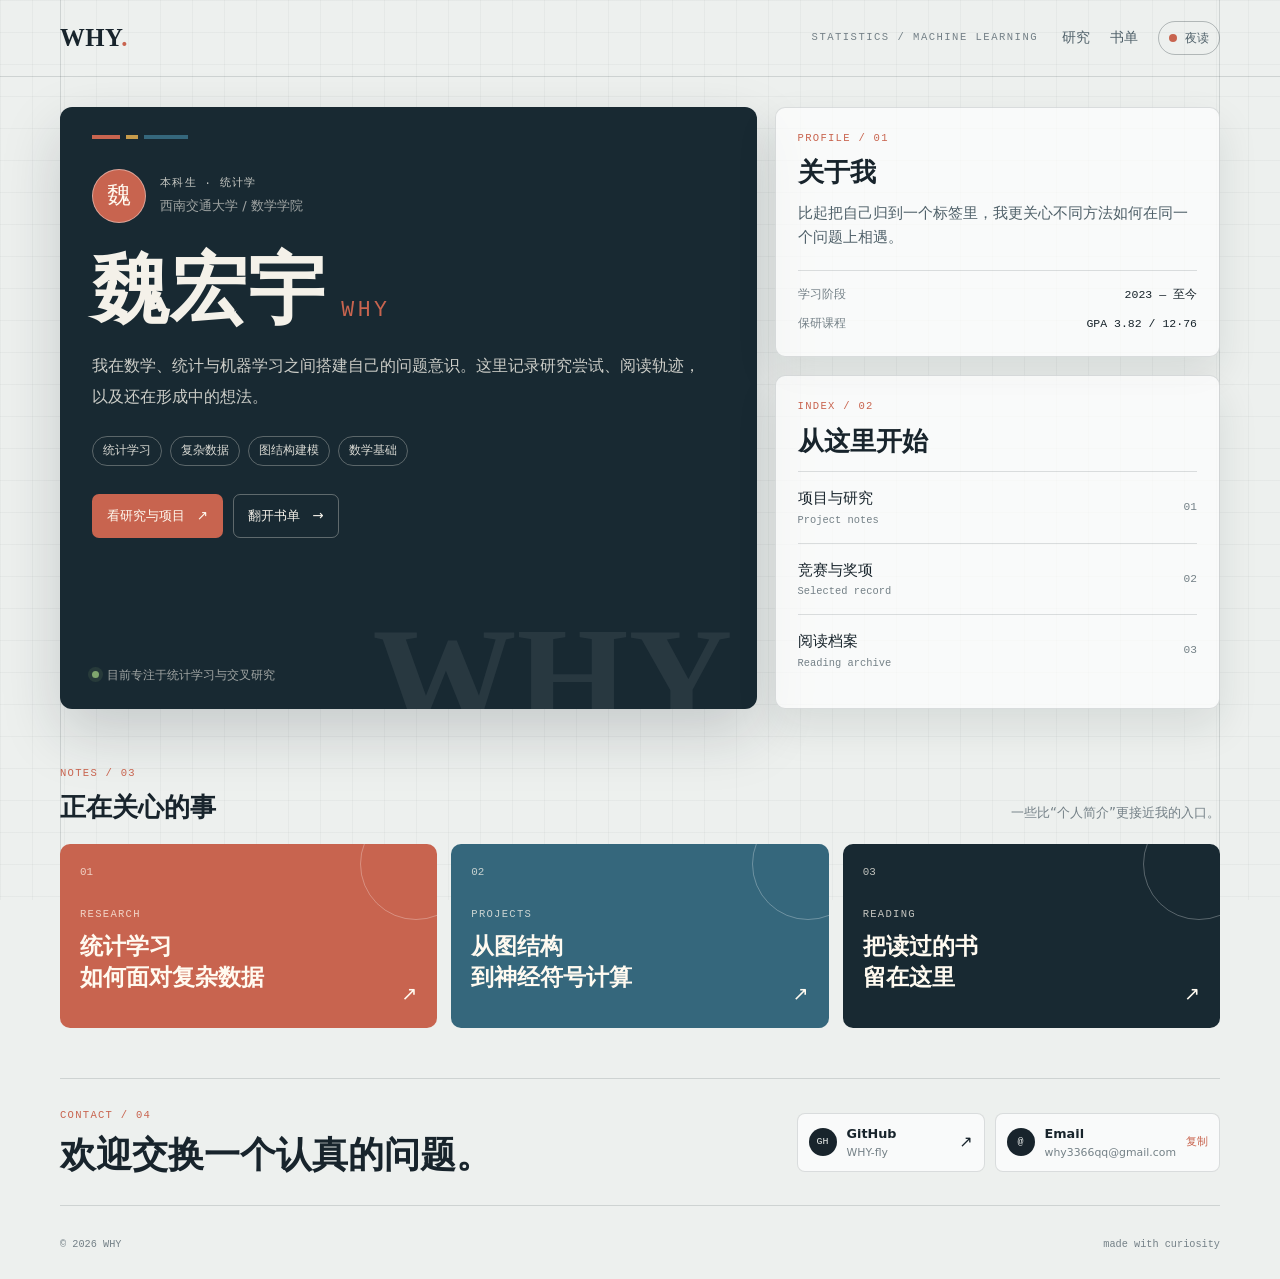
<file: index.html>
<!DOCTYPE html>
<html lang="zh-CN">
<head>
    <meta charset="UTF-8">
    <meta name="viewport" content="width=device-width, initial-scale=1.0">
    <meta name="description" content="魏宏宇的个人主页：统计学习、复杂数据建模与研究经历。">
    <title>魏宏宇 | WHY</title>
    <link rel="stylesheet" href="style.css">
</head>
<body class="site-page home-page">
    <a class="skip-link" href="#main-content">跳到主要内容</a>
    <div class="page-grid" aria-hidden="true"></div>

    <header class="topbar">
        <div class="shell topbar-inner">
            <a class="wordmark" href="index.html" aria-label="返回首页">WHY<span>.</span></a>
            <span class="topbar-context">STATISTICS / MACHINE LEARNING</span>
            <div class="topbar-actions">
                <a class="topbar-link" href="experience.html">研究</a>
                <a class="topbar-link" href="books.html?topic=statistics">书单</a>
                <button class="theme-switch" type="button" data-theme-toggle aria-pressed="false">
                    <span class="theme-switch-mark" aria-hidden="true"></span>
                    <span data-theme-label>夜读</span>
                </button>
            </div>
        </div>
    </header>

    <main id="main-content" class="shell home-main">
        <section class="profile-layout" aria-labelledby="profile-title">
            <article class="profile-panel">
                <div class="panel-rule" aria-hidden="true"><span></span><span></span><span></span></div>
                <div class="profile-heading">
                    <div class="profile-avatar" aria-hidden="true">魏</div>
                    <div>
                        <p class="eyebrow">本科生 · 统计学</p>
                        <p class="profile-place">西南交通大学 / 数学学院</p>
                    </div>
                </div>

                <h1 id="profile-title">魏宏宇<small>WHY</small></h1>
                <p class="profile-lede">我在数学、统计与机器学习之间搭建自己的问题意识。这里记录研究尝试、阅读轨迹，以及还在形成中的想法。</p>

                <div class="tag-list" aria-label="研究与兴趣标签">
                    <span>统计学习</span>
                    <span>复杂数据</span>
                    <span>图结构建模</span>
                    <span>数学基础</span>
                </div>

                <div class="profile-actions">
                    <a class="button button-primary" href="experience.html">看研究与项目 <span aria-hidden="true">↗</span></a>
                    <a class="button button-quiet" href="books.html?topic=statistics">翻开书单 <span aria-hidden="true">→</span></a>
                </div>

                <div class="profile-status">
                    <span class="status-dot" aria-hidden="true"></span>
                    <span>目前专注于统计学习与交叉研究</span>
                </div>
            </article>

            <aside class="profile-rail">
                <section class="rail-block rail-intro" aria-labelledby="about-title">
                    <p class="block-index">PROFILE / 01</p>
                    <h2 id="about-title">关于我</h2>
                    <p>比起把自己归到一个标签里，我更关心不同方法如何在同一个问题上相遇。</p>
                    <dl class="fact-list">
                        <div>
                            <dt>学习阶段</dt>
                            <dd>2023 — 至今</dd>
                        </div>
                        <div>
                            <dt>保研课程</dt>
                            <dd>GPA 3.82 / 12·76</dd>
                        </div>
                    </dl>
                </section>

                <nav class="rail-block page-index" aria-labelledby="index-title">
                    <p class="block-index">INDEX / 02</p>
                    <h2 id="index-title">从这里开始</h2>
                    <a class="index-link" href="experience.html#projects">
                        <span><b>项目与研究</b><small>Project notes</small></span>
                        <strong>01</strong>
                    </a>
                    <a class="index-link" href="experience.html#awards">
                        <span><b>竞赛与奖项</b><small>Selected record</small></span>
                        <strong>02</strong>
                    </a>
                    <a class="index-link" href="books.html?topic=mathematics">
                        <span><b>阅读档案</b><small>Reading archive</small></span>
                        <strong>03</strong>
                    </a>
                </nav>
            </aside>
        </section>

        <section class="notes-section" aria-labelledby="notes-title">
            <div class="section-heading">
                <div>
                    <p class="block-index">NOTES / 03</p>
                    <h2 id="notes-title">正在关心的事</h2>
                </div>
                <p>一些比“个人简介”更接近我的入口。</p>
            </div>

            <div class="notes-grid">
                <a class="note-card note-card-coral" href="experience.html#research">
                    <span class="note-number">01</span>
                    <span class="note-label">RESEARCH</span>
                    <h3>统计学习<br>如何面对复杂数据</h3>
                    <span class="note-arrow" aria-hidden="true">↗</span>
                </a>
                <a class="note-card note-card-blue" href="experience.html#projects">
                    <span class="note-number">02</span>
                    <span class="note-label">PROJECTS</span>
                    <h3>从图结构<br>到神经符号计算</h3>
                    <span class="note-arrow" aria-hidden="true">↗</span>
                </a>
                <a class="note-card note-card-ink" href="books.html?topic=statistics">
                    <span class="note-number">03</span>
                    <span class="note-label">READING</span>
                    <h3>把读过的书<br>留在这里</h3>
                    <span class="note-arrow" aria-hidden="true">↗</span>
                </a>
            </div>
        </section>

        <section id="contact" class="contact-strip" aria-labelledby="contact-title">
            <div>
                <p class="block-index">CONTACT / 04</p>
                <h2 id="contact-title">欢迎交换一个认真<br class="mobile-break">的问题。</h2>
            </div>
            <div class="contact-actions">
                <a class="contact-item" href="https://github.com/WHY-fly" target="_blank" rel="noopener noreferrer">
                    <span class="contact-symbol" aria-hidden="true">GH</span>
                    <span><b>GitHub</b><small>WHY-fly</small></span>
                    <span aria-hidden="true">↗</span>
                </a>
                <button class="contact-item contact-email" type="button" data-email="why3366qq@gmail.com">
                    <span class="contact-symbol" aria-hidden="true">@</span>
                    <span><b>Email</b><small>why3366qq@gmail.com</small></span>
                    <span class="copy-label" data-copy-label>复制</span>
                </button>
            </div>
        </section>
    </main>

    <footer class="site-footer shell">
        <span>© 2026 WHY</span>
        <span>made with curiosity</span>
    </footer>

    <script src="script.js"></script>
</body>
</html>
</file>
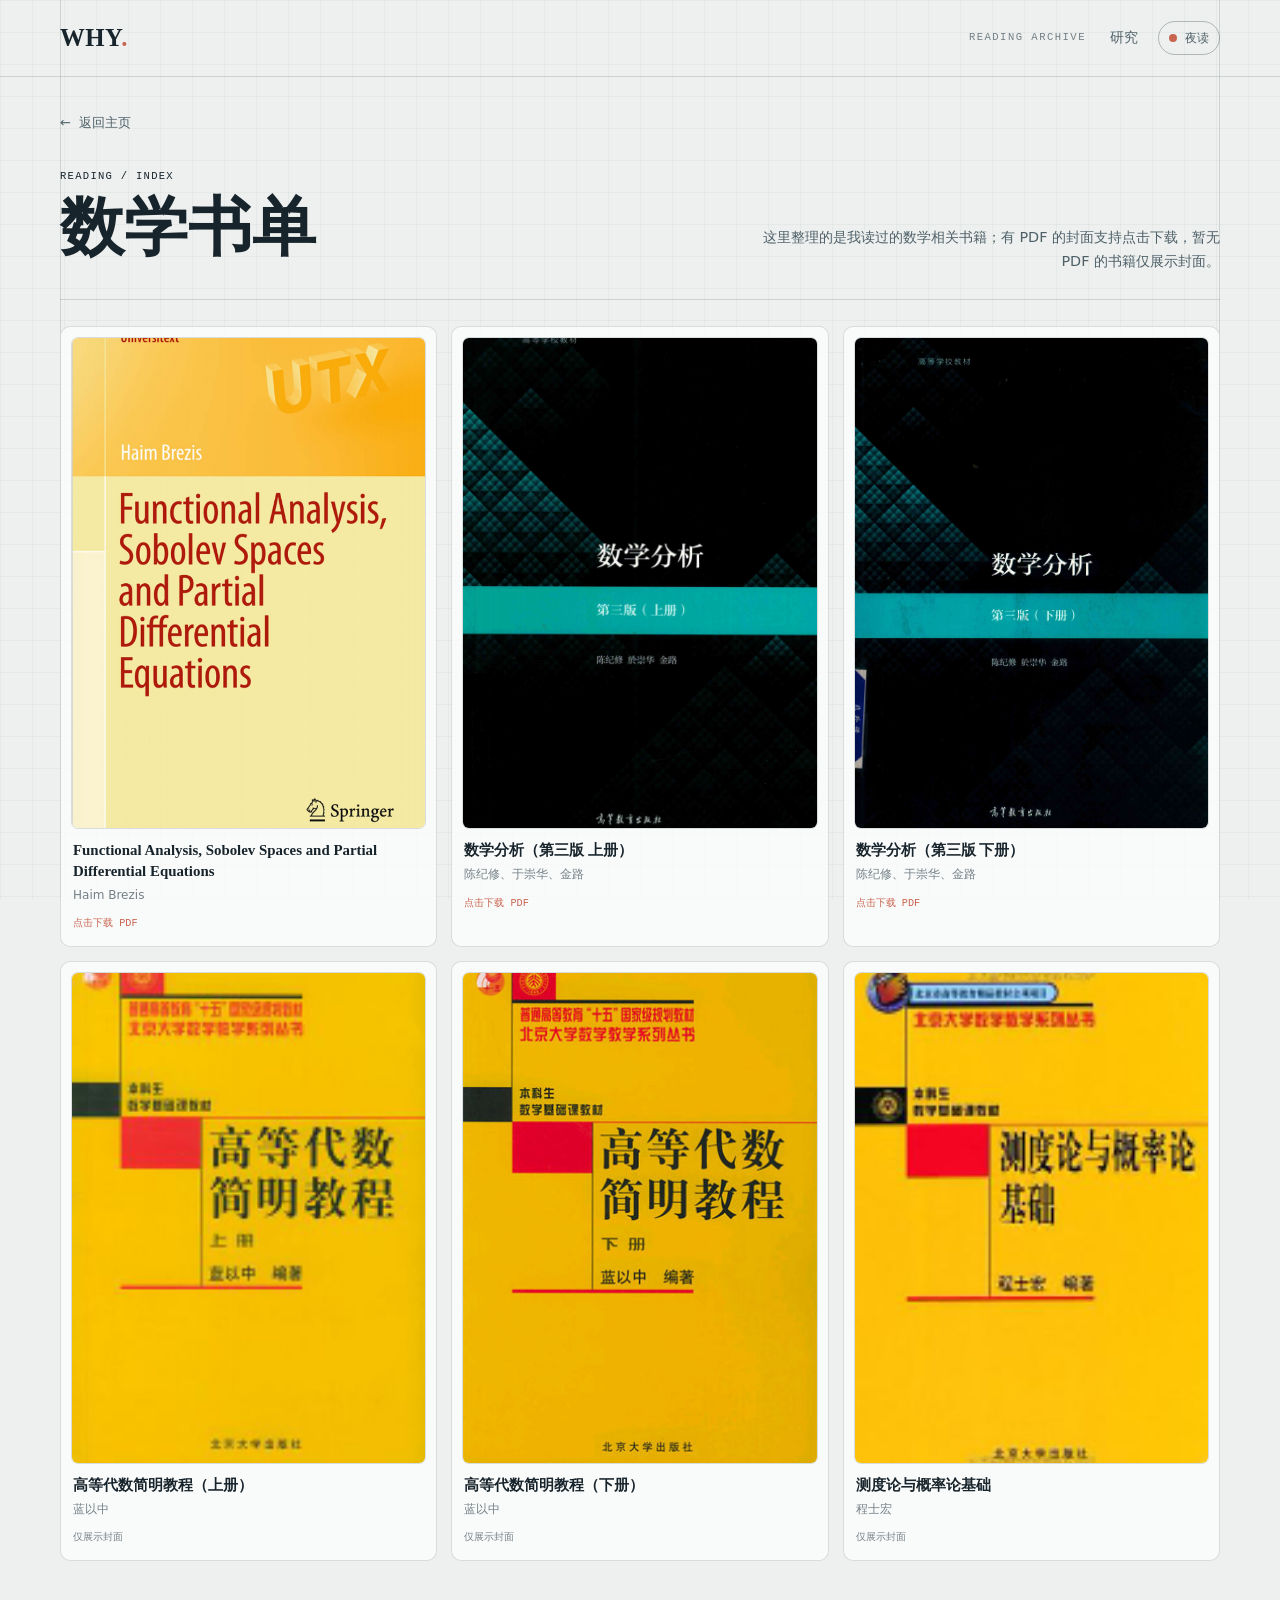
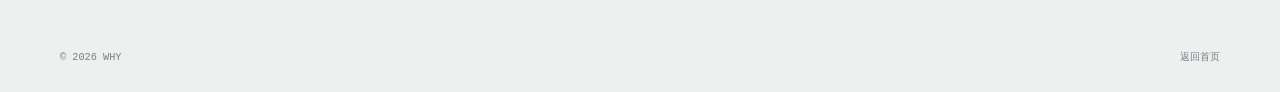
<file: books.html>
<!DOCTYPE html>
<html lang="zh-CN">
<head>
    <meta charset="UTF-8">
    <meta name="viewport" content="width=device-width, initial-scale=1.0">
    <meta name="description" content="魏宏宇的阅读档案。">
    <title>阅读档案 | 魏宏宇</title>
    <link rel="stylesheet" href="style.css">
</head>
<body class="site-page books-page">
    <a class="skip-link" href="#main-content">跳到主要内容</a>
    <div class="page-grid" aria-hidden="true"></div>

    <header class="topbar">
        <div class="shell topbar-inner">
            <a class="wordmark" href="index.html" aria-label="返回首页">WHY<span>.</span></a>
            <span class="topbar-context">READING ARCHIVE</span>
            <div class="topbar-actions">
                <a class="topbar-link" href="experience.html">研究</a>
                <button class="theme-switch" type="button" data-theme-toggle aria-pressed="false">
                    <span class="theme-switch-mark" aria-hidden="true"></span>
                    <span data-theme-label>夜读</span>
                </button>
            </div>
        </div>
    </header>

    <main id="main-content" class="shell books-main">
        <a class="back-link" href="index.html"><span aria-hidden="true">←</span> 返回主页</a>
        <header class="books-header">
            <div>
                <p class="eyebrow">READING / INDEX</p>
                <h1 id="books-title">阅读书籍</h1>
            </div>
            <p class="books-description" id="books-description">有 PDF 的书籍支持点击打开，暂无 PDF 的书籍仅展示封面。</p>
        </header>

        <section aria-label="书籍列表">
            <div class="books-grid" id="books-grid"></div>
            <div class="books-empty" id="books-empty" hidden>（暂无，尚待添加）</div>
        </section>
    </main>

    <footer class="site-footer shell">
        <span>© 2026 WHY</span>
        <a href="index.html">返回首页</a>
    </footer>

    <script src="books-data.js"></script>
    <script src="books.js"></script>
    <script src="script.js"></script>
</body>
</html>
</file>
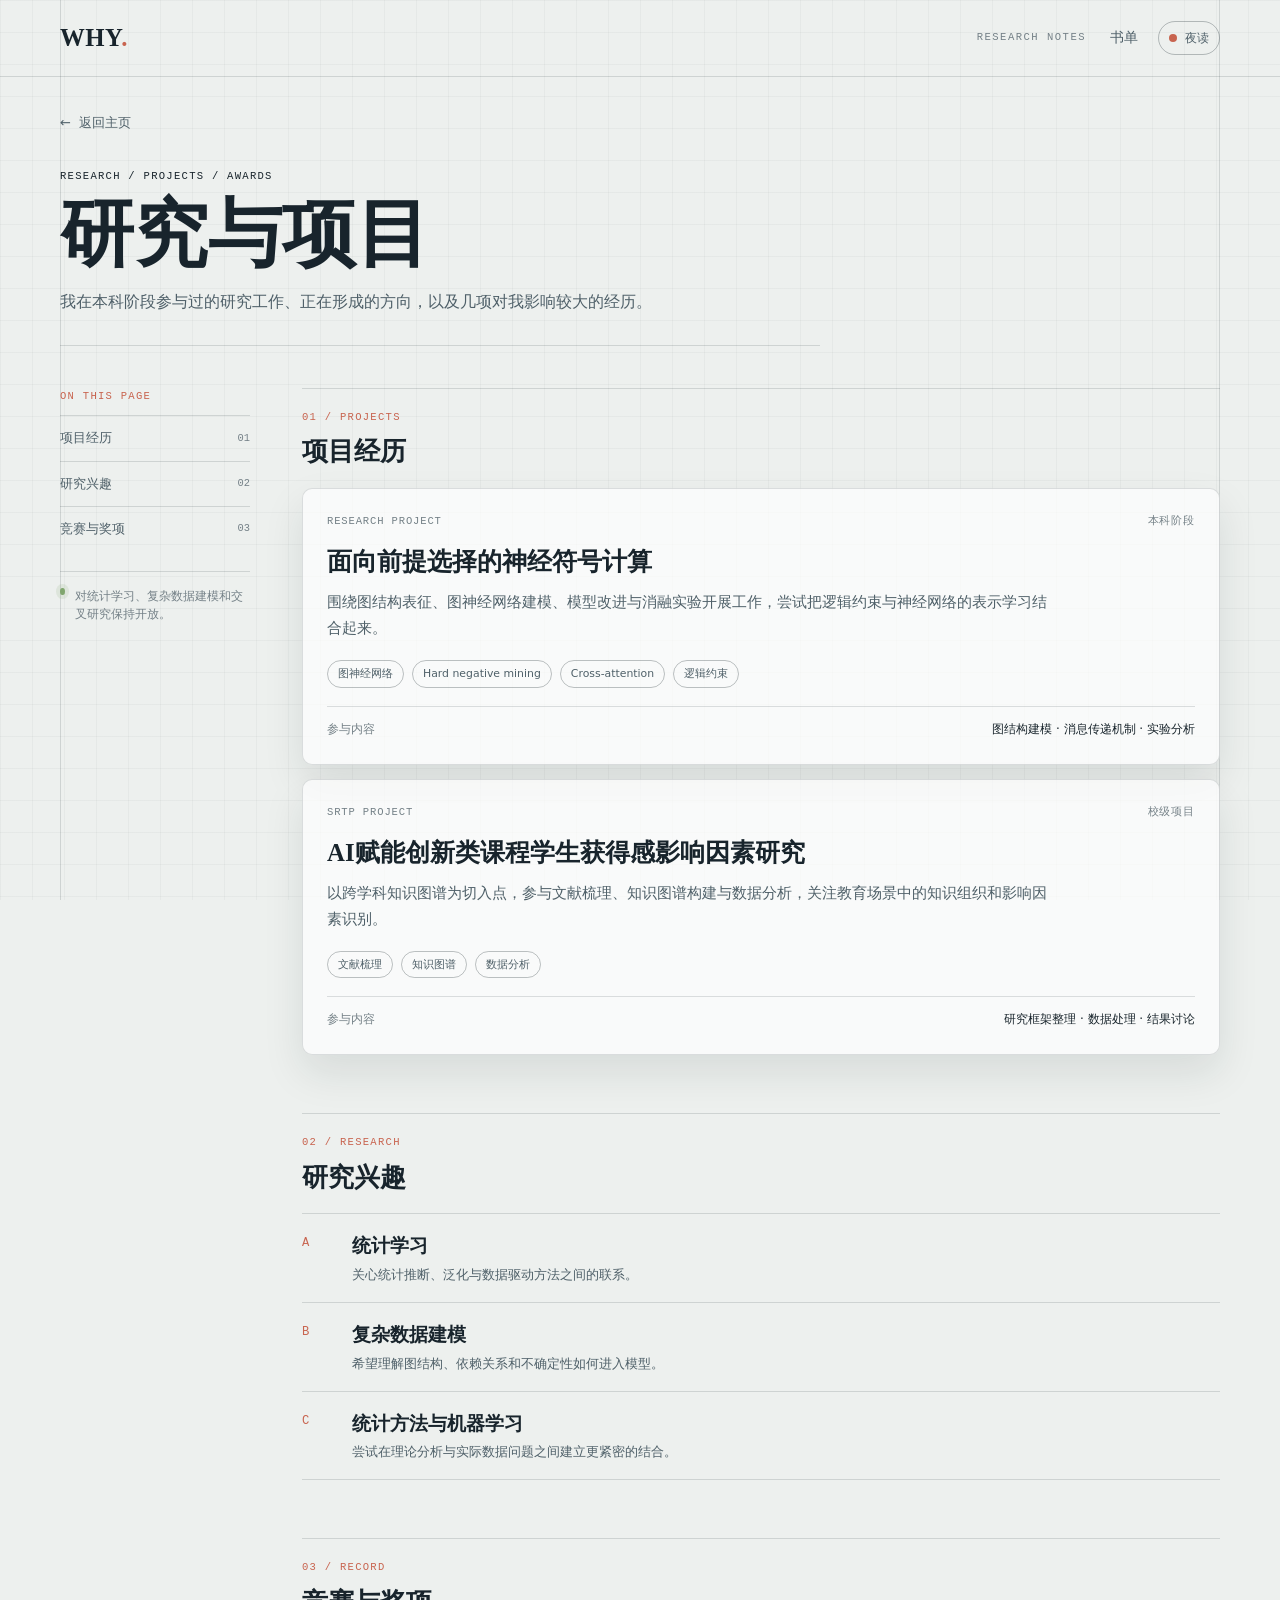
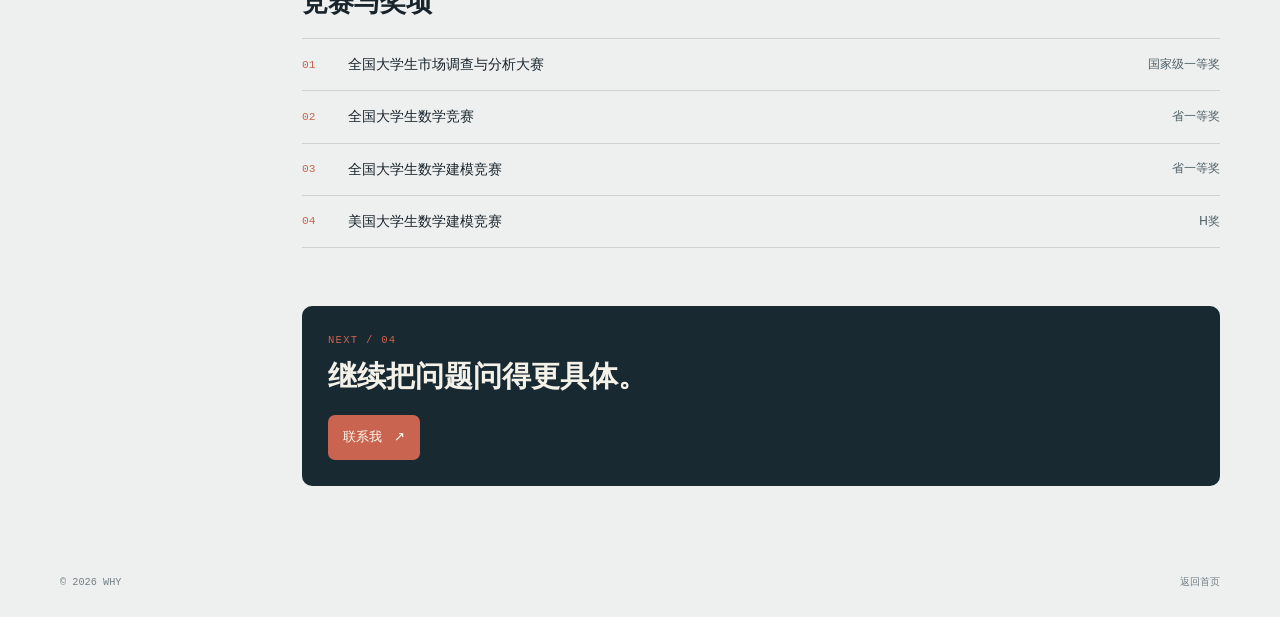
<file: experience.html>
<!DOCTYPE html>
<html lang="zh-CN">
<head>
    <meta charset="UTF-8">
    <meta name="viewport" content="width=device-width, initial-scale=1.0">
    <meta name="description" content="魏宏宇的研究项目、科研经历与竞赛奖项。">
    <title>研究与项目 | 魏宏宇</title>
    <link rel="stylesheet" href="style.css">
</head>
<body class="site-page detail-page">
    <a class="skip-link" href="#main-content">跳到主要内容</a>
    <div class="page-grid" aria-hidden="true"></div>

    <header class="topbar">
        <div class="shell topbar-inner">
            <a class="wordmark" href="index.html" aria-label="返回首页">WHY<span>.</span></a>
            <span class="topbar-context">RESEARCH NOTES</span>
            <div class="topbar-actions">
                <a class="topbar-link" href="books.html?topic=statistics">书单</a>
                <button class="theme-switch" type="button" data-theme-toggle aria-pressed="false">
                    <span class="theme-switch-mark" aria-hidden="true"></span>
                    <span data-theme-label>夜读</span>
                </button>
            </div>
        </div>
    </header>

    <main id="main-content" class="shell detail-main">
        <a class="back-link" href="index.html"><span aria-hidden="true">←</span> 返回主页</a>

        <header class="detail-header">
            <p class="eyebrow">RESEARCH / PROJECTS / AWARDS</p>
            <h1>研究与项目</h1>
            <p>我在本科阶段参与过的研究工作、正在形成的方向，以及几项对我影响较大的经历。</p>
        </header>

        <div class="detail-layout">
            <aside class="detail-aside">
                <p class="block-index">ON THIS PAGE</p>
                <a href="#projects">项目经历 <span>01</span></a>
                <a href="#research">研究兴趣 <span>02</span></a>
                <a href="#awards">竞赛与奖项 <span>03</span></a>
                <div class="aside-note">
                    <span class="status-dot" aria-hidden="true"></span>
                    <p>对统计学习、复杂数据建模和交叉研究保持开放。</p>
                </div>
            </aside>

            <div class="detail-body">
                <section id="projects" class="detail-section">
                    <div class="section-heading detail-section-heading">
                        <div>
                            <p class="block-index">01 / PROJECTS</p>
                            <h2>项目经历</h2>
                        </div>
                    </div>

                    <article class="project-entry">
                        <div class="entry-topline">
                            <span>Research project</span>
                            <span>本科阶段</span>
                        </div>
                        <h3>面向前提选择的神经符号计算</h3>
                        <p>围绕图结构表征、图神经网络建模、模型改进与消融实验开展工作，尝试把逻辑约束与神经网络的表示学习结合起来。</p>
                        <div class="entry-tags">
                            <span>图神经网络</span>
                            <span>Hard negative mining</span>
                            <span>Cross-attention</span>
                            <span>逻辑约束</span>
                        </div>
                        <div class="entry-footer">
                            <span>参与内容</span>
                            <strong>图结构建模 · 消息传递机制 · 实验分析</strong>
                        </div>
                    </article>

                    <article class="project-entry">
                        <div class="entry-topline">
                            <span>SRTP project</span>
                            <span>校级项目</span>
                        </div>
                        <h3>AI赋能创新类课程学生获得感影响因素研究</h3>
                        <p>以跨学科知识图谱为切入点，参与文献梳理、知识图谱构建与数据分析，关注教育场景中的知识组织和影响因素识别。</p>
                        <div class="entry-tags">
                            <span>文献梳理</span>
                            <span>知识图谱</span>
                            <span>数据分析</span>
                        </div>
                        <div class="entry-footer">
                            <span>参与内容</span>
                            <strong>研究框架整理 · 数据处理 · 结果讨论</strong>
                        </div>
                    </article>
                </section>

                <section id="research" class="detail-section">
                    <div class="section-heading detail-section-heading">
                        <div>
                            <p class="block-index">02 / RESEARCH</p>
                            <h2>研究兴趣</h2>
                        </div>
                    </div>
                    <div class="interest-list">
                        <div class="interest-row">
                            <span class="interest-no">A</span>
                            <div><h3>统计学习</h3><p>关心统计推断、泛化与数据驱动方法之间的联系。</p></div>
                        </div>
                        <div class="interest-row">
                            <span class="interest-no">B</span>
                            <div><h3>复杂数据建模</h3><p>希望理解图结构、依赖关系和不确定性如何进入模型。</p></div>
                        </div>
                        <div class="interest-row">
                            <span class="interest-no">C</span>
                            <div><h3>统计方法与机器学习</h3><p>尝试在理论分析与实际数据问题之间建立更紧密的结合。</p></div>
                        </div>
                    </div>
                </section>

                <section id="awards" class="detail-section">
                    <div class="section-heading detail-section-heading">
                        <div>
                            <p class="block-index">03 / RECORD</p>
                            <h2>竞赛与奖项</h2>
                        </div>
                    </div>
                    <div class="award-list">
                        <div class="award-row"><span>01</span><p>全国大学生市场调查与分析大赛</p><strong>国家级一等奖</strong></div>
                        <div class="award-row"><span>02</span><p>全国大学生数学竞赛</p><strong>省一等奖</strong></div>
                        <div class="award-row"><span>03</span><p>全国大学生数学建模竞赛</p><strong>省一等奖</strong></div>
                        <div class="award-row"><span>04</span><p>美国大学生数学建模竞赛</p><strong>H奖</strong></div>
                    </div>
                </section>

                <section class="detail-callout">
                    <p class="block-index">NEXT / 04</p>
                    <h2>继续把问题问得更具体。</h2>
                    <a class="button button-primary" href="mailto:why3366qq@gmail.com">联系我 <span aria-hidden="true">↗</span></a>
                </section>
            </div>
        </div>
    </main>

    <footer class="site-footer shell">
        <span>© 2026 WHY</span>
        <span><a href="index.html">返回首页</a></span>
    </footer>

    <script src="script.js"></script>
</body>
</html>
</file>
<file: style.css>
* {
    box-sizing: border-box;
    margin: 0;
    padding: 0;
}

:root {
    --paper: #edf0ee;
    --paper-deep: #e2e7e5;
    --ink: #18242c;
    --ink-soft: #4f6069;
    --muted: #748087;
    --surface: rgba(255, 255, 255, 0.68);
    --surface-solid: #f8f8f5;
    --line: rgba(24, 36, 44, 0.14);
    --line-strong: rgba(24, 36, 44, 0.28);
    --hero: #182932;
    --hero-text: #f4f1e9;
    --coral: #c8644f;
    --coral-deep: #a94d3c;
    --blue: #35677c;
    --yellow: #c69b4b;
    --shadow: 0 18px 40px rgba(24, 36, 44, 0.1);
    --shadow-deep: 0 24px 60px rgba(24, 36, 44, 0.18);
    --serif: Georgia, "Times New Roman", "Songti SC", SimSun, serif;
    --sans: "Noto Sans SC", "Microsoft YaHei", "PingFang SC", system-ui, sans-serif;
    --mono: "SFMono-Regular", Consolas, "Liberation Mono", monospace;
}

body.theme-night {
    --paper: #182127;
    --paper-deep: #202c32;
    --ink: #f1eee6;
    --ink-soft: #c1c8c7;
    --muted: #96a3a6;
    --surface: rgba(36, 49, 56, 0.88);
    --surface-solid: #243138;
    --line: rgba(241, 238, 230, 0.14);
    --line-strong: rgba(241, 238, 230, 0.28);
    --hero: #f1eee6;
    --hero-text: #18242c;
    --shadow: 0 18px 40px rgba(0, 0, 0, 0.2);
    --shadow-deep: 0 24px 60px rgba(0, 0, 0, 0.32);
}

html {
    scroll-behavior: smooth;
    scroll-padding-top: 92px;
}

body {
    min-width: 320px;
    min-height: 100vh;
    overflow-x: hidden;
    background: var(--paper);
    color: var(--ink);
    font-family: var(--sans);
    line-height: 1.65;
    -webkit-font-smoothing: antialiased;
    transition: background-color 0.25s ease, color 0.25s ease;
}

body::before {
    background-image:
        linear-gradient(rgba(24, 36, 44, 0.045) 1px, transparent 1px),
        linear-gradient(90deg, rgba(24, 36, 44, 0.045) 1px, transparent 1px);
    background-size: 32px 32px;
    content: "";
    inset: 0;
    opacity: 0.8;
    pointer-events: none;
    position: fixed;
    z-index: -2;
}

body.theme-night::before {
    background-image:
        linear-gradient(rgba(241, 238, 230, 0.04) 1px, transparent 1px),
        linear-gradient(90deg, rgba(241, 238, 230, 0.04) 1px, transparent 1px);
}

a {
    color: inherit;
}

button,
a {
    -webkit-tap-highlight-color: transparent;
}

button {
    font: inherit;
}

.page-grid {
    border-left: 1px solid var(--line);
    border-right: 1px solid var(--line);
    inset: 0 max(24px, calc((100vw - 1160px) / 2)) 0;
    pointer-events: none;
    position: fixed;
    z-index: -1;
}

.shell {
    margin: 0 auto;
    width: min(1160px, calc(100% - 48px));
}

.skip-link {
    background: var(--ink);
    color: var(--paper);
    left: 16px;
    padding: 8px 12px;
    position: fixed;
    text-decoration: none;
    top: -60px;
    z-index: 100;
}

.skip-link:focus {
    top: 16px;
}

.topbar {
    border-bottom: 1px solid var(--line);
    position: relative;
    z-index: 10;
}

.topbar-inner {
    align-items: center;
    display: flex;
    gap: 24px;
    height: 76px;
    justify-content: space-between;
}

.wordmark {
    color: var(--ink);
    font-family: var(--serif);
    font-size: 1.55rem;
    font-weight: 700;
    letter-spacing: 0.02em;
    text-decoration: none;
}

.wordmark span {
    color: var(--coral);
}

.topbar-context {
    color: var(--muted);
    font-family: var(--mono);
    font-size: 0.66rem;
    letter-spacing: 0.14em;
    margin-left: auto;
}

.topbar-actions {
    align-items: center;
    display: flex;
    gap: 20px;
}

.topbar-link {
    color: var(--ink-soft);
    font-size: 0.88rem;
    text-decoration: none;
    transition: color 0.2s ease;
}

.topbar-link:hover,
.topbar-link:focus-visible {
    color: var(--coral);
}

.theme-switch {
    align-items: center;
    background: transparent;
    border: 1px solid var(--line-strong);
    border-radius: 999px;
    color: var(--ink-soft);
    cursor: pointer;
    display: inline-flex;
    font-size: 0.76rem;
    gap: 8px;
    padding: 6px 10px;
    transition: border-color 0.2s ease, color 0.2s ease;
}

.theme-switch:hover,
.theme-switch:focus-visible {
    border-color: var(--coral);
    color: var(--coral);
}

.theme-switch-mark {
    background: var(--coral);
    border-radius: 50%;
    display: block;
    height: 8px;
    width: 8px;
}

.home-main {
    padding: 30px 0 12px;
}

.profile-layout {
    align-items: stretch;
    display: grid;
    gap: 18px;
    grid-template-columns: minmax(0, 1.22fr) minmax(300px, 0.78fr);
}

.profile-panel {
    background: var(--hero);
    border-radius: 12px;
    box-shadow: var(--shadow-deep);
    color: var(--hero-text);
    min-height: 470px;
    overflow: hidden;
    padding: 28px 32px 24px;
    position: relative;
}

.profile-panel::after {
    bottom: -42px;
    color: rgba(255, 255, 255, 0.07);
    content: "WHY";
    font-family: var(--serif);
    font-size: 9rem;
    font-weight: 700;
    line-height: 1;
    position: absolute;
    right: 24px;
    pointer-events: none;
}

body.theme-night .profile-panel::after {
    color: rgba(24, 36, 44, 0.1);
}

.panel-rule {
    display: flex;
    gap: 6px;
    margin-bottom: 30px;
}

.panel-rule span {
    background: var(--coral);
    display: block;
    height: 4px;
    width: 28px;
}

.panel-rule span:nth-child(2) {
    background: var(--yellow);
    width: 12px;
}

.panel-rule span:nth-child(3) {
    background: var(--blue);
    width: 44px;
}

.profile-heading {
    align-items: center;
    display: flex;
    gap: 14px;
    margin-bottom: 26px;
}

.profile-avatar {
    align-items: center;
    background: var(--coral);
    border: 1px solid rgba(255, 255, 255, 0.42);
    border-radius: 50%;
    color: #fffaf0;
    display: flex;
    font-family: var(--serif);
    font-size: 1.5rem;
    height: 54px;
    justify-content: center;
    width: 54px;
}

.eyebrow,
.block-index,
.note-label {
    font-family: var(--mono);
    font-size: 0.66rem;
    letter-spacing: 0.12em;
    text-transform: uppercase;
}

.profile-panel .eyebrow {
    color: rgba(244, 241, 233, 0.8);
    margin-bottom: 2px;
}

.profile-place {
    color: rgba(244, 241, 233, 0.62);
    font-size: 0.82rem;
}

.profile-panel h1 {
    align-items: baseline;
    display: flex;
    font-family: var(--serif);
    font-size: clamp(3rem, 6vw, 4.8rem);
    font-weight: 700;
    gap: 16px;
    letter-spacing: 0.01em;
    line-height: 1.1;
    margin-bottom: 18px;
}

.profile-panel h1 small {
    color: var(--coral);
    font-family: var(--mono);
    font-size: 0.28em;
    font-weight: 400;
    letter-spacing: 0.16em;
}

.profile-lede {
    color: rgba(244, 241, 233, 0.82);
    font-size: 1.03rem;
    line-height: 1.85;
    max-width: 620px;
    position: relative;
    z-index: 1;
}

.tag-list,
.entry-tags {
    display: flex;
    flex-wrap: wrap;
    gap: 8px;
}

.tag-list {
    margin: 24px 0 28px;
    position: relative;
    z-index: 1;
}

.tag-list span,
.entry-tags span {
    border: 1px solid rgba(244, 241, 233, 0.3);
    border-radius: 999px;
    color: rgba(244, 241, 233, 0.88);
    font-size: 0.74rem;
    padding: 4px 10px;
}

.profile-actions {
    display: flex;
    flex-wrap: wrap;
    gap: 10px;
    position: relative;
    z-index: 1;
}

.button {
    align-items: center;
    border: 1px solid transparent;
    border-radius: 7px;
    display: inline-flex;
    font-size: 0.84rem;
    gap: 12px;
    justify-content: center;
    padding: 10px 14px;
    text-decoration: none;
    transition: background-color 0.2s ease, border-color 0.2s ease, color 0.2s ease, transform 0.2s ease;
}

.button:hover,
.button:focus-visible {
    transform: translateY(-2px);
}

.button-primary {
    background: var(--coral);
    color: #fffaf0;
}

.button-primary:hover,
.button-primary:focus-visible {
    background: var(--coral-deep);
}

.button-quiet {
    border-color: rgba(244, 241, 233, 0.32);
    color: var(--hero-text);
}

.button-quiet:hover,
.button-quiet:focus-visible {
    border-color: var(--coral);
    color: var(--coral);
}

.profile-status {
    align-items: center;
    bottom: 24px;
    color: rgba(244, 241, 233, 0.62);
    display: flex;
    font-size: 0.76rem;
    gap: 8px;
    position: absolute;
    z-index: 1;
}

.status-dot {
    background: #80a66e;
    border-radius: 50%;
    box-shadow: 0 0 0 4px rgba(128, 166, 110, 0.14);
    display: inline-block;
    height: 7px;
    width: 7px;
}

.profile-rail {
    display: grid;
    gap: 18px;
    grid-template-rows: auto 1fr;
}

.rail-block {
    background: var(--surface);
    border: 1px solid var(--line);
    border-radius: 10px;
    box-shadow: var(--shadow);
    padding: 22px;
}

.block-index {
    color: var(--coral);
    margin-bottom: 10px;
}

.rail-block h2,
.section-heading h2 {
    font-family: var(--serif);
    font-size: 1.65rem;
    line-height: 1.2;
}

.rail-intro > p:not(.block-index) {
    color: var(--ink-soft);
    font-size: 0.92rem;
    margin-top: 12px;
}

.fact-list {
    border-top: 1px solid var(--line);
    display: grid;
    gap: 10px;
    margin-top: 20px;
    padding-top: 14px;
}

.fact-list div {
    align-items: baseline;
    display: flex;
    justify-content: space-between;
    gap: 12px;
}

.fact-list dt {
    color: var(--muted);
    font-size: 0.75rem;
}

.fact-list dd {
    color: var(--ink);
    font-family: var(--mono);
    font-size: 0.72rem;
    text-align: right;
}

.page-index h2 {
    margin-bottom: 14px;
}

.index-link {
    align-items: center;
    border-top: 1px solid var(--line);
    display: flex;
    gap: 12px;
    justify-content: space-between;
    padding: 14px 0;
    text-decoration: none;
    transition: color 0.2s ease, padding-left 0.2s ease;
}

.index-link:hover,
.index-link:focus-visible {
    color: var(--coral);
    padding-left: 5px;
}

.index-link span {
    display: grid;
    gap: 1px;
}

.index-link b {
    font-size: 0.92rem;
    font-weight: 500;
}

.index-link small {
    color: var(--muted);
    font-family: var(--mono);
    font-size: 0.65rem;
}

.index-link strong {
    color: var(--muted);
    font-family: var(--mono);
    font-size: 0.7rem;
    font-weight: 400;
}

.notes-section {
    padding: 56px 0 50px;
}

.section-heading {
    align-items: end;
    display: flex;
    gap: 24px;
    justify-content: space-between;
    margin-bottom: 20px;
}

.section-heading > p {
    color: var(--muted);
    font-size: 0.84rem;
    max-width: 270px;
    text-align: right;
}

.notes-grid {
    display: grid;
    gap: 14px;
    grid-template-columns: repeat(3, minmax(0, 1fr));
}

.note-card {
    border-radius: 10px;
    color: #fffaf0;
    display: flex;
    flex-direction: column;
    min-height: 184px;
    overflow: hidden;
    padding: 20px;
    position: relative;
    text-decoration: none;
    transition: transform 0.22s ease, box-shadow 0.22s ease;
}

.note-card:hover,
.note-card:focus-visible {
    box-shadow: var(--shadow-deep);
    transform: translateY(-4px);
}

.note-card::after {
    border: 1px solid rgba(255, 255, 255, 0.28);
    border-radius: 50%;
    content: "";
    height: 110px;
    position: absolute;
    right: -35px;
    top: -36px;
    width: 110px;
}

.note-card-coral {
    background: var(--coral);
}

.note-card-blue {
    background: var(--blue);
}

.note-card-ink {
    background: var(--hero);
}

.note-number {
    font-family: var(--mono);
    font-size: 0.68rem;
    opacity: 0.72;
}

.note-label {
    margin-top: 24px;
    opacity: 0.74;
}

.note-card h3 {
    font-family: var(--serif);
    font-size: 1.45rem;
    font-weight: 700;
    line-height: 1.35;
    margin-top: 8px;
}

.note-arrow {
    bottom: 18px;
    font-size: 1.2rem;
    position: absolute;
    right: 20px;
}

.contact-strip {
    align-items: center;
    border-bottom: 1px solid var(--line);
    border-top: 1px solid var(--line);
    display: flex;
    gap: 24px;
    justify-content: space-between;
    padding: 28px 0;
}

.contact-strip h2 {
    font-family: var(--serif);
    font-size: clamp(1.6rem, 3vw, 2.25rem);
    line-height: 1.2;
}

.contact-actions {
    display: flex;
    flex-wrap: wrap;
    gap: 10px;
    justify-content: flex-end;
}

.contact-item {
    align-items: center;
    background: var(--surface);
    border: 1px solid var(--line);
    border-radius: 8px;
    color: var(--ink);
    display: flex;
    gap: 10px;
    min-width: 188px;
    padding: 9px 11px;
    text-align: left;
    text-decoration: none;
    transition: border-color 0.2s ease, transform 0.2s ease;
}

button.contact-item {
    cursor: pointer;
}

.contact-item:hover,
.contact-item:focus-visible {
    border-color: var(--coral);
    transform: translateY(-2px);
}

.contact-symbol {
    align-items: center;
    background: var(--ink);
    border-radius: 50%;
    color: var(--paper);
    display: flex;
    font-family: var(--mono);
    font-size: 0.62rem;
    height: 28px;
    justify-content: center;
    width: 28px;
}

.contact-item > span:nth-child(2) {
    display: grid;
    flex: 1;
    gap: 0;
}

.contact-item b {
    font-size: 0.8rem;
    font-weight: 600;
}

.contact-item small {
    color: var(--muted);
    font-size: 0.68rem;
}

.copy-label {
    color: var(--coral);
    font-size: 0.7rem;
}

.site-footer {
    align-items: center;
    color: var(--muted);
    display: flex;
    font-family: var(--mono);
    font-size: 0.64rem;
    justify-content: space-between;
    padding: 18px 0 26px;
}

.site-footer a {
    color: inherit;
    text-decoration: none;
}

.site-footer a:hover {
    color: var(--coral);
}

.mobile-break {
    display: none;
}

/* Detail page */
.detail-main {
    padding: 32px 0 70px;
}

.back-link {
    color: var(--ink-soft);
    display: inline-flex;
    font-size: 0.82rem;
    gap: 8px;
    margin-bottom: 34px;
    text-decoration: none;
}

.back-link:hover,
.back-link:focus-visible {
    color: var(--coral);
}

.detail-header {
    border-bottom: 1px solid var(--line);
    max-width: 760px;
    padding-bottom: 30px;
}

.detail-header h1 {
    font-family: var(--serif);
    font-size: clamp(2.7rem, 6vw, 4.6rem);
    line-height: 1.08;
    margin: 10px 0 14px;
}

.detail-header > p:last-child {
    color: var(--ink-soft);
    font-size: 1rem;
    max-width: 620px;
}

.detail-layout {
    align-items: start;
    display: grid;
    gap: 52px;
    grid-template-columns: 190px minmax(0, 1fr);
    margin-top: 42px;
}

.detail-aside {
    position: sticky;
    top: 98px;
}

.detail-aside > a {
    align-items: center;
    border-top: 1px solid var(--line);
    color: var(--ink-soft);
    display: flex;
    font-size: 0.84rem;
    justify-content: space-between;
    padding: 11px 0;
    text-decoration: none;
}

.detail-aside > a:hover,
.detail-aside > a:focus-visible {
    color: var(--coral);
}

.detail-aside > a span {
    color: var(--muted);
    font-family: var(--mono);
    font-size: 0.65rem;
}

.aside-note {
    border-top: 1px solid var(--line);
    display: flex;
    gap: 10px;
    margin-top: 20px;
    padding-top: 16px;
}

.aside-note p {
    color: var(--muted);
    font-size: 0.72rem;
    line-height: 1.55;
}

.detail-section {
    border-top: 1px solid var(--line);
    margin-bottom: 58px;
    padding-top: 20px;
    scroll-margin-top: 100px;
}

.detail-section-heading {
    margin-bottom: 20px;
}

.project-entry {
    background: var(--surface);
    border: 1px solid var(--line);
    border-radius: 10px;
    box-shadow: var(--shadow);
    margin-top: 14px;
    padding: 24px;
}

.entry-topline {
    color: var(--muted);
    display: flex;
    font-family: var(--mono);
    font-size: 0.66rem;
    justify-content: space-between;
    letter-spacing: 0.08em;
    text-transform: uppercase;
}

.project-entry h3 {
    font-family: var(--serif);
    font-size: 1.55rem;
    line-height: 1.35;
    margin: 15px 0 10px;
}

.project-entry > p {
    color: var(--ink-soft);
    font-size: 0.92rem;
    line-height: 1.8;
    max-width: 720px;
}

.entry-tags {
    margin: 18px 0;
}

.entry-tags span {
    border-color: var(--line-strong);
    color: var(--ink-soft);
    font-size: 0.68rem;
}

.entry-footer {
    align-items: baseline;
    border-top: 1px solid var(--line);
    display: flex;
    flex-wrap: wrap;
    gap: 12px;
    justify-content: space-between;
    padding-top: 13px;
}

.entry-footer span {
    color: var(--muted);
    font-size: 0.72rem;
}

.entry-footer strong {
    color: var(--ink);
    font-size: 0.75rem;
    font-weight: 500;
}

.interest-list {
    border-bottom: 1px solid var(--line);
}

.interest-row {
    align-items: start;
    border-top: 1px solid var(--line);
    display: grid;
    gap: 16px;
    grid-template-columns: 34px 1fr;
    padding: 16px 0;
}

.interest-no {
    color: var(--coral);
    font-family: var(--mono);
    font-size: 0.76rem;
    padding-top: 3px;
}

.interest-row h3 {
    font-family: var(--serif);
    font-size: 1.2rem;
    margin-bottom: 2px;
}

.interest-row p {
    color: var(--ink-soft);
    font-size: 0.83rem;
}

.award-list {
    border-bottom: 1px solid var(--line);
}

.award-row {
    align-items: center;
    border-top: 1px solid var(--line);
    display: grid;
    gap: 14px;
    grid-template-columns: 32px 1fr auto;
    padding: 14px 0;
}

.award-row > span {
    color: var(--coral);
    font-family: var(--mono);
    font-size: 0.7rem;
}

.award-row p {
    font-size: 0.88rem;
}

.award-row strong {
    color: var(--ink-soft);
    font-size: 0.75rem;
    font-weight: 500;
}

.detail-callout {
    background: var(--hero);
    border-radius: 10px;
    color: var(--hero-text);
    padding: 26px;
}

.detail-callout h2 {
    font-family: var(--serif);
    font-size: 1.8rem;
    line-height: 1.25;
    margin: 6px 0 20px;
}

/* Books page */
.books-main {
    padding: 32px 0 70px;
}

.books-header {
    align-items: end;
    border-bottom: 1px solid var(--line);
    display: flex;
    gap: 24px;
    justify-content: space-between;
    margin-bottom: 26px;
    padding-bottom: 26px;
}

.books-header h1 {
    font-family: var(--serif);
    font-size: clamp(2.5rem, 5vw, 4rem);
    line-height: 1.1;
    margin: 8px 0 10px;
}

.books-description {
    color: var(--ink-soft);
    font-size: 0.9rem;
    max-width: 480px;
    text-align: right;
}

.books-grid {
    display: grid;
    gap: 14px;
    grid-template-columns: repeat(3, minmax(0, 1fr));
}

.book-card {
    background: var(--surface);
    border: 1px solid var(--line);
    border-radius: 10px;
    color: var(--ink);
    display: block;
    overflow: hidden;
    padding: 10px;
    text-decoration: none;
    transition: border-color 0.2s ease, box-shadow 0.2s ease, transform 0.2s ease;
}

.book-card-downloadable {
    cursor: pointer;
}

.book-card-static {
    cursor: default;
}

.book-card:hover,
.book-card:focus-visible {
    border-color: var(--coral);
    box-shadow: var(--shadow);
    transform: translateY(-3px);
}

.book-cover {
    aspect-ratio: 3 / 4.15;
    border: 1px solid var(--line);
    border-radius: 7px;
    display: block;
    object-fit: cover;
    transition: transform 0.25s ease;
    width: 100%;
}

.book-card:hover .book-cover {
    transform: scale(1.025);
}

.book-info {
    padding: 11px 2px 4px;
}

.book-name {
    font-family: var(--serif);
    font-size: 0.93rem;
    line-height: 1.4;
}

.book-author {
    color: var(--muted);
    font-size: 0.75rem;
    margin-top: 4px;
}

.book-action {
    color: var(--coral);
    display: block;
    font-family: var(--mono);
    font-size: 0.64rem;
    margin-top: 10px;
}

.book-card-static .book-action {
    color: var(--muted);
}

.books-empty {
    background: var(--surface);
    border: 1px solid var(--line);
    border-radius: 10px;
    color: var(--muted);
    margin: 38px auto 0;
    max-width: 480px;
    padding: 28px;
    text-align: center;
}

@keyframes rise-in {
    from {
        opacity: 0;
        transform: translateY(10px);
    }
    to {
        opacity: 1;
        transform: translateY(0);
    }
}

.profile-panel,
.profile-rail,
.notes-section,
.contact-strip,
.detail-header,
.detail-layout,
.books-header,
.books-grid {
    animation: rise-in 0.55s ease both;
}

.profile-rail {
    animation-delay: 0.08s;
}

.notes-section {
    animation-delay: 0.14s;
}

.contact-strip {
    animation-delay: 0.2s;
}

@media (prefers-reduced-motion: reduce) {
    html {
        scroll-behavior: auto;
    }

    *,
    *::before,
    *::after {
        animation-duration: 0.01ms !important;
        animation-iteration-count: 1 !important;
        transition-duration: 0.01ms !important;
    }
}

@media (max-width: 900px) {
    .profile-layout {
        grid-template-columns: 1fr;
    }

    .profile-panel {
        min-height: 430px;
    }

    .profile-rail {
        grid-template-columns: repeat(2, minmax(0, 1fr));
        grid-template-rows: auto;
    }

    .detail-layout {
        gap: 28px;
        grid-template-columns: 1fr;
    }

    .detail-aside {
        display: flex;
        gap: 14px;
        overflow-x: auto;
        position: static;
    }

    .detail-aside .block-index,
    .aside-note {
        display: none;
    }

    .detail-aside > a {
        border: 1px solid var(--line);
        border-radius: 999px;
        flex: 0 0 auto;
        gap: 10px;
        padding: 8px 12px;
    }
}

@media (max-width: 680px) {
    .shell {
        width: min(100% - 32px, 560px);
    }

    .page-grid {
        inset: 0 16px;
    }

    .topbar-inner {
        gap: 12px;
        height: 68px;
    }

    .topbar-context {
        display: none;
    }

    .topbar-actions {
        gap: 12px;
    }

    .topbar-link {
        font-size: 0.8rem;
    }

    .home-main,
    .detail-main,
    .books-main {
        padding-top: 22px;
    }

    .profile-panel {
        min-height: 0;
        padding: 24px 22px;
    }

    .profile-panel h1 {
        font-size: clamp(2.8rem, 13vw, 4.1rem);
    }

    .profile-lede {
        font-size: 0.94rem;
    }

    .profile-status {
        margin-top: 24px;
        position: static;
    }

    .profile-rail,
    .notes-grid {
        grid-template-columns: 1fr;
    }

    .rail-block {
        padding: 20px;
    }

    .notes-section {
        padding: 44px 0 38px;
    }

    .section-heading,
    .contact-strip,
    .books-header {
        align-items: start;
        flex-direction: column;
    }

    .section-heading > p,
    .books-description {
        text-align: left;
    }

    .notes-grid {
        gap: 10px;
    }

    .note-card {
        min-height: 150px;
    }

    .note-card h3 {
        font-size: 1.3rem;
    }

    .contact-actions {
        justify-content: stretch;
        width: 100%;
    }

    .contact-item {
        flex: 1 1 100%;
    }

    .mobile-break {
        display: block;
    }

    .detail-header h1 {
        font-size: 3rem;
    }

    .project-entry {
        padding: 19px;
    }

    .project-entry h3 {
        font-size: 1.35rem;
    }

    .entry-topline {
        gap: 12px;
        line-height: 1.4;
    }

    .award-row {
        align-items: start;
        grid-template-columns: 28px 1fr;
    }

    .award-row strong {
        grid-column: 2;
    }

    .books-grid {
        grid-template-columns: repeat(2, minmax(0, 1fr));
    }
}

@media (max-width: 420px) {
    .theme-switch {
        padding: 6px 8px;
    }

    .topbar-link {
        display: none;
    }

    .profile-actions {
        align-items: stretch;
        flex-direction: column;
    }

    .button {
        width: 100%;
    }

    .books-grid {
        grid-template-columns: 1fr;
    }
}
</file>
